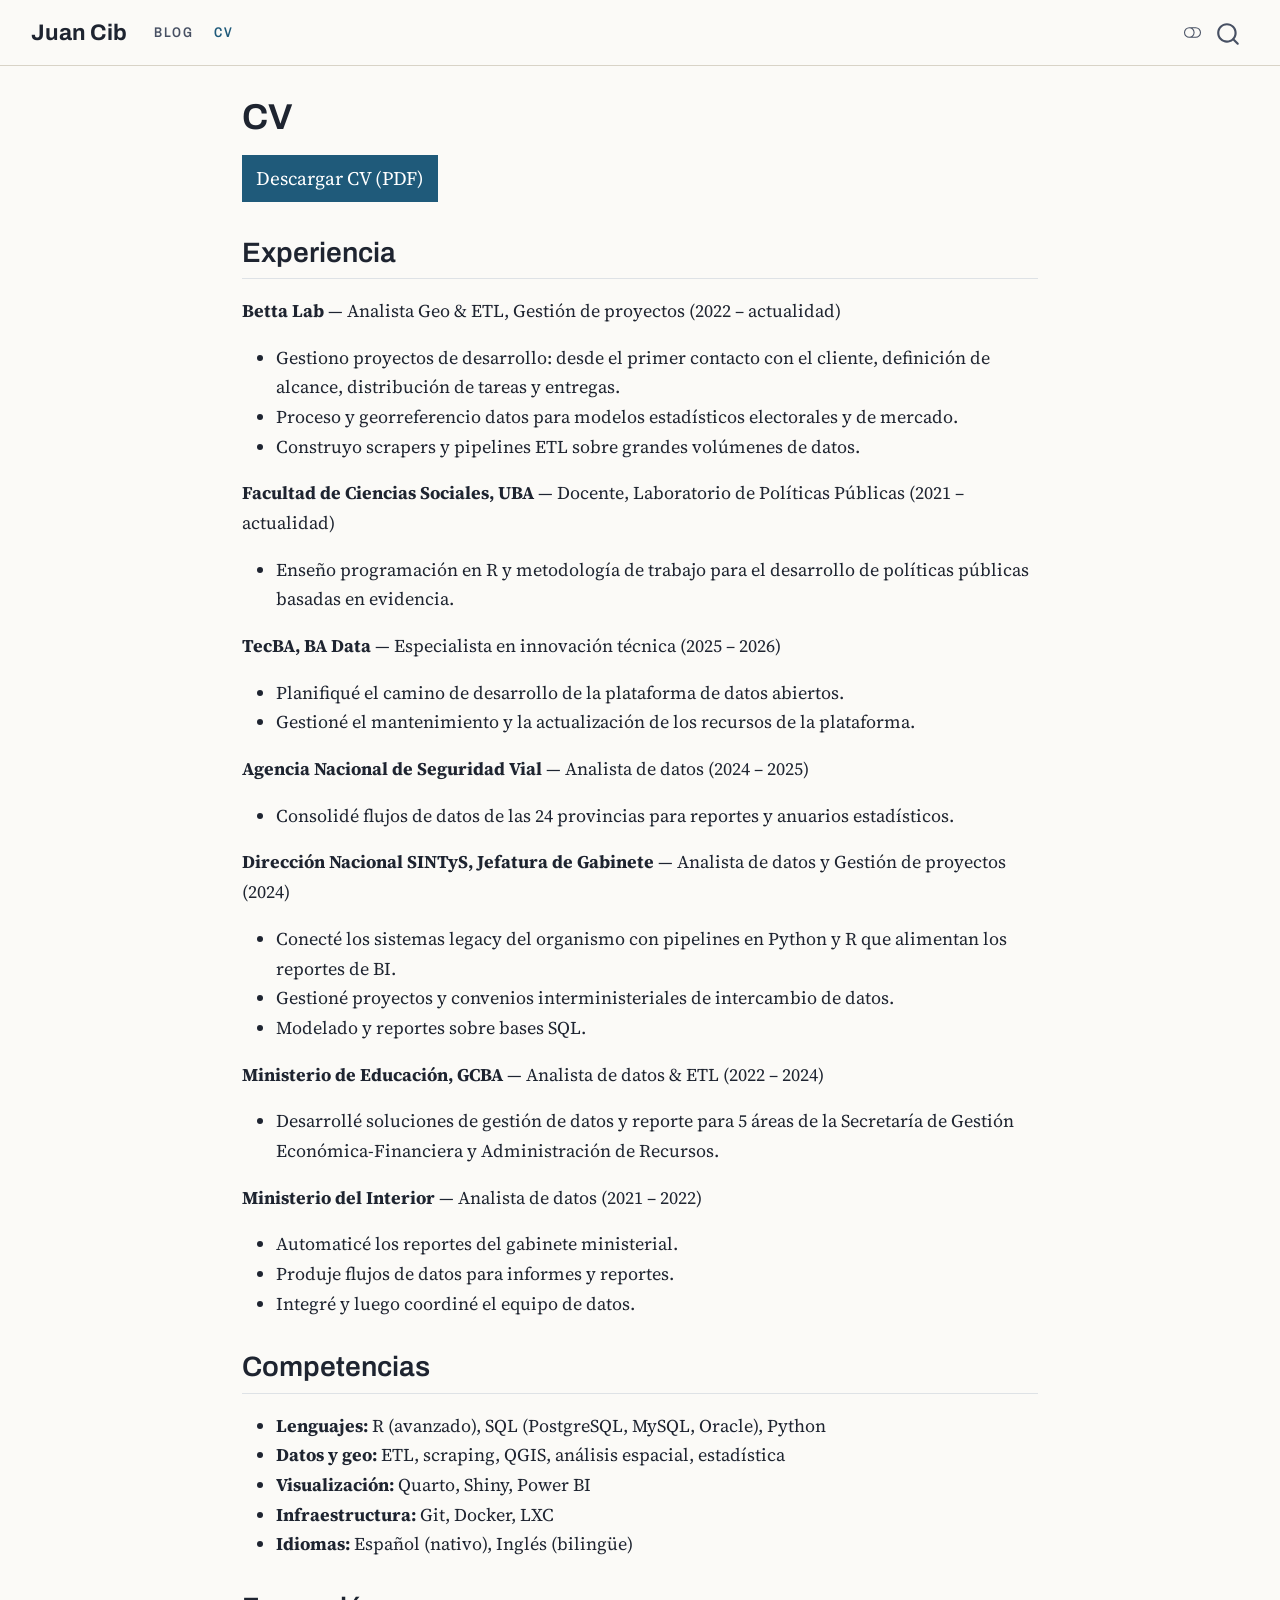
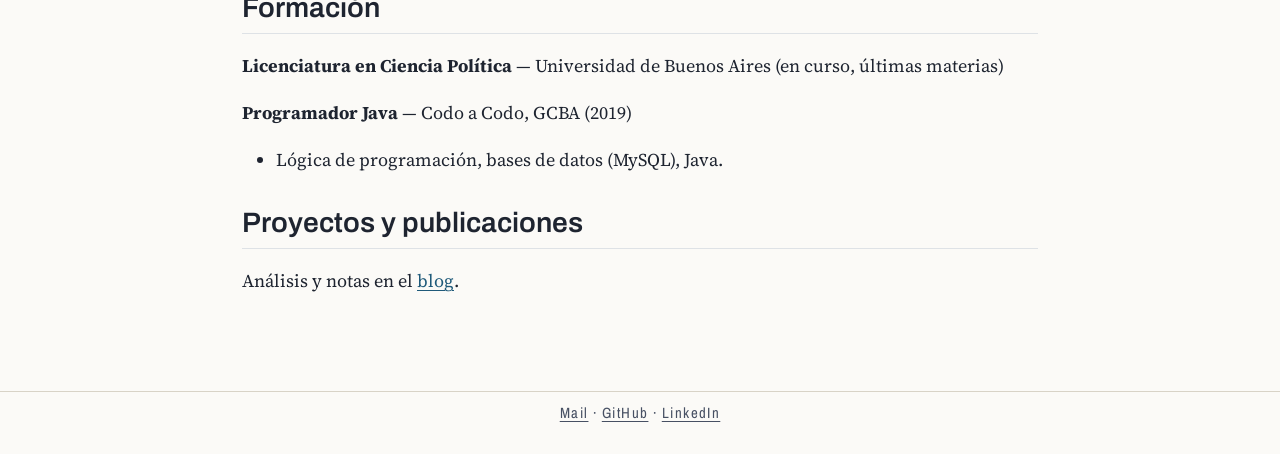
<file: cv.html>
<!DOCTYPE html>
<html xmlns="http://www.w3.org/1999/xhtml" lang="es" xml:lang="es"><head>

<meta charset="utf-8">
<meta name="generator" content="quarto-1.11.9">

<meta name="viewport" content="width=device-width, initial-scale=1.0, user-scalable=yes">


<title>CV – Juan Cib</title>
<style>
/* Default styles provided by pandoc.
** See https://pandoc.org/MANUAL.html#variables-for-html for config info.
*/
span.smallcaps{font-variant: small-caps;}
div.columns{display: flex; gap: 1.5em;}
div.column{flex: auto;}
@media screen {
div.columns{gap: min(4vw, 1.5em);}
div.column{overflow-x: auto;}
}
div.hanging-indent{margin-left: 1.5em; text-indent: -1.5em;}
ul.task-list{list-style: none;}
ul.task-list li input[type="checkbox"] {
  width: 0.8em;
  margin: 0 0.8em 0.2em -1em; /* quarto-specific, see https://github.com/quarto-dev/quarto-cli/issues/4556 */ 
  vertical-align: middle;
}
</style>


<script src="site_libs/quarto-nav/quarto-nav.js"></script>
<script src="site_libs/quarto-nav/headroom.min.js"></script>
<script src="site_libs/clipboard/clipboard.min.js"></script>
<script src="site_libs/quarto-search/autocomplete.umd.js"></script>
<script src="site_libs/quarto-search/fuse.min.js"></script>
<script src="site_libs/quarto-search/quarto-search.js"></script>
<meta name="quarto:offset" content="./">
<script src="site_libs/quarto-html/quarto.js" type="module"></script>
<script src="site_libs/quarto-html/tabsets/tabsets.js" type="module"></script>
<script src="site_libs/quarto-html/scrollable-regions/scrollable-regions.js" type="module"></script>
<script src="site_libs/quarto-html/popper.min.js"></script>
<script src="site_libs/quarto-html/tippy.umd.min.js"></script>
<script src="site_libs/quarto-html/anchor.min.js"></script>
<link href="site_libs/quarto-html/tippy.css" rel="stylesheet">
<link href="site_libs/quarto-html/quarto-syntax-highlighting-0d03878fed8da18bf6c52072959b97e8.css" rel="stylesheet" class="quarto-color-scheme" id="quarto-text-highlighting-styles">
<link href="site_libs/quarto-html/quarto-syntax-highlighting-dark-4c32c6d34817a83bec6f7f8287961574.css" rel="stylesheet" class="quarto-color-scheme quarto-color-alternate" id="quarto-text-highlighting-styles">
<link href="site_libs/quarto-html/quarto-syntax-highlighting-0d03878fed8da18bf6c52072959b97e8.css" rel="stylesheet" class="quarto-color-scheme-extra" id="quarto-text-highlighting-styles">
<script src="site_libs/bootstrap/bootstrap.min.js"></script>
<link href="site_libs/bootstrap/bootstrap-icons.css" rel="stylesheet">
<link href="site_libs/bootstrap/bootstrap-0be37dfb7378524916c19c341c790094.min.css" rel="stylesheet" append-hash="true" class="quarto-color-scheme" id="quarto-bootstrap" data-mode="light">
<link href="site_libs/bootstrap/bootstrap-dark-cb3f9961f2b063182a02e30323741e28.min.css" rel="stylesheet" append-hash="true" class="quarto-color-scheme quarto-color-alternate" id="quarto-bootstrap" data-mode="dark">
<link href="site_libs/bootstrap/bootstrap-0be37dfb7378524916c19c341c790094.min.css" rel="stylesheet" append-hash="true" class="quarto-color-scheme-extra" id="quarto-bootstrap" data-mode="light">
<script id="quarto-search-options" type="application/json">{
  "location": "navbar",
  "copy-button": false,
  "collapse-after": 3,
  "panel-placement": "end",
  "type": "overlay",
  "limit": 50,
  "keyboard-shortcut": [
    "f",
    "/",
    "s"
  ],
  "show-item-context": false,
  "language": {
    "search-no-results-text": "No se han encontrado resultados",
    "search-matching-documents-text": "documentos encontrados",
    "search-copy-link-title": "Copiar el enlace en la búsqueda",
    "search-hide-matches-text": "Ocultar resultados adicionales",
    "search-more-match-text": "resultado adicional en este documento",
    "search-more-matches-text": "resultados adicionales en este documento",
    "search-clear-button-title": "Borrar",
    "search-text-placeholder": "",
    "search-detached-cancel-button-title": "Cancelar",
    "search-submit-button-title": "Enviar",
    "search-label": "Buscar"
  }
}</script>


<link rel="stylesheet" href="styles.css">
</head>

<body class="nav-fixed fullcontent quarto-light"><a id="quarto-skip-link" class="visually-hidden-focusable" href="#quarto-document-content">Saltar al contenido principal</a><script id="quarto-html-before-body" type="application/javascript">
    const toggleBodyColorMode = (bsSheetEl) => {
      const mode = bsSheetEl.getAttribute("data-mode");
      const bodyEl = window.document.querySelector("body");
      if (mode === "dark") {
        bodyEl.classList.add("quarto-dark");
        bodyEl.classList.remove("quarto-light");
      } else {
        bodyEl.classList.add("quarto-light");
        bodyEl.classList.remove("quarto-dark");
      }
    }
    const toggleBodyColorPrimary = () => {
      const bsSheetEl = window.document.querySelector("link#quarto-bootstrap:not([rel=disabled-stylesheet])");
      if (bsSheetEl) {
        toggleBodyColorMode(bsSheetEl);
      }
    }
    const setColorSchemeToggle = (alternate) => {
      const toggles = window.document.querySelectorAll('.quarto-color-scheme-toggle');
      for (let i=0; i < toggles.length; i++) {
        const toggle = toggles[i];
        if (toggle) {
          toggle.setAttribute("aria-checked", alternate ? "true" : "false");
          if (alternate) {
            toggle.classList.add("alternate");
          } else {
            toggle.classList.remove("alternate");
          }
        }
      }
    };
    const toggleColorMode = (alternate) => {
      // Switch the stylesheets
      const primaryStylesheets = window.document.querySelectorAll('link.quarto-color-scheme:not(.quarto-color-alternate)');
      const alternateStylesheets = window.document.querySelectorAll('link.quarto-color-scheme.quarto-color-alternate');
      manageTransitions('#quarto-margin-sidebar .nav-link', false);
      if (alternate) {
        // note: dark is layered on light, we don't disable primary!
        enableStylesheet(alternateStylesheets);
        for (const sheetNode of alternateStylesheets) {
          if (sheetNode.id === "quarto-bootstrap") {
            toggleBodyColorMode(sheetNode);
          }
        }
      } else {
        disableStylesheet(alternateStylesheets);
        enableStylesheet(primaryStylesheets)
        toggleBodyColorPrimary();
      }
      manageTransitions('#quarto-margin-sidebar .nav-link', true);
      // Switch the toggles
      setColorSchemeToggle(alternate)
    }
    // Hack to workaround the fact that safari doesn't
    // properly recolor the scrollbar when toggling (#1455).
    // Not run on load: stylesheets are set before first paint there, and
    // scrolling would undo the scroll to a URL fragment (#14973).
    // The one pixel nudge keeps the reader where they were.
    const refreshSafariScrollbar = () => {
      if (navigator.userAgent.indexOf('Safari') > 0 && navigator.userAgent.indexOf('Chrome') == -1) {
        manageTransitions("body", false);
        const scrollY = window.scrollY;
        window.scrollTo(0, scrollY > 0 ? scrollY - 1 : 1);
        setTimeout(() => {
          window.scrollTo(0, scrollY);
          manageTransitions("body", true);
        }, 40);
      }
    }
    const disableStylesheet = (stylesheets) => {
      for (let i=0; i < stylesheets.length; i++) {
        const stylesheet = stylesheets[i];
        stylesheet.rel = 'disabled-stylesheet';
      }
    }
    const enableStylesheet = (stylesheets) => {
      for (let i=0; i < stylesheets.length; i++) {
        const stylesheet = stylesheets[i];
        if(stylesheet.rel !== 'stylesheet') { // for Chrome, which will still FOUC without this check
          stylesheet.rel = 'stylesheet';
        }
      }
    }
    const manageTransitions = (selector, allowTransitions) => {
      const els = window.document.querySelectorAll(selector);
      for (let i=0; i < els.length; i++) {
        const el = els[i];
        if (allowTransitions) {
          el.classList.remove('notransition');
        } else {
          el.classList.add('notransition');
        }
      }
    }
    const isFileUrl = () => {
      return window.location.protocol === 'file:';
    }
    const hasAlternateSentinel = () => {
      let styleSentinel = getColorSchemeSentinel();
      if (styleSentinel !== null) {
        return styleSentinel === "alternate";
      } else {
        return false;
      }
    }
    const setStyleSentinel = (alternate) => {
      const value = alternate ? "alternate" : "default";
      if (!isFileUrl()) {
        window.localStorage.setItem("quarto-color-scheme", value);
      } else {
        localAlternateSentinel = value;
      }
    }
    const getColorSchemeSentinel = () => {
      if (!isFileUrl()) {
        const storageValue = window.localStorage.getItem("quarto-color-scheme");
        return storageValue != null ? storageValue : localAlternateSentinel;
      } else {
        return localAlternateSentinel;
      }
    }
    const toggleGiscusIfUsed = (isAlternate, darkModeDefault) => {
      const baseTheme = document.querySelector('#giscus-base-theme')?.value ?? 'light';
      const alternateTheme = document.querySelector('#giscus-alt-theme')?.value ?? 'dark';
      let newTheme = '';
      if(authorPrefersDark) {
        newTheme = isAlternate ? baseTheme : alternateTheme;
      } else {
        newTheme = isAlternate ? alternateTheme : baseTheme;
      }
      const changeGiscusTheme = () => {
        // From: https://github.com/giscus/giscus/issues/336
        const sendMessage = (message) => {
          const iframe = document.querySelector('iframe.giscus-frame');
          if (!iframe) return;
          iframe.contentWindow.postMessage({ giscus: message }, 'https://giscus.app');
        }
        sendMessage({
          setConfig: {
            theme: newTheme
          }
        });
      }
      const isGiscussLoaded = window.document.querySelector('iframe.giscus-frame') !== null;
      if (isGiscussLoaded) {
        changeGiscusTheme();
      }
    };
    const authorPrefersDark = false;
    const darkModeDefault = authorPrefersDark;
      document.querySelector('link#quarto-text-highlighting-styles.quarto-color-scheme-extra').rel = 'disabled-stylesheet';
      document.querySelector('link#quarto-bootstrap.quarto-color-scheme-extra').rel = 'disabled-stylesheet';
    let localAlternateSentinel = darkModeDefault ? 'alternate' : 'default';
    // Dark / light mode switch
    window.quartoToggleColorScheme = () => {
      // Read the current dark / light value
      let toAlternate = !hasAlternateSentinel();
      toggleColorMode(toAlternate);
      refreshSafariScrollbar();
      setStyleSentinel(toAlternate);
      toggleGiscusIfUsed(toAlternate, darkModeDefault);
      window.dispatchEvent(new Event('resize'));
    };
    // Switch to dark mode if need be
    if (hasAlternateSentinel()) {
      toggleColorMode(true);
    } else {
      toggleColorMode(false);
    }
  </script>

<div id="quarto-search-results"></div>
  <header id="quarto-header" class="headroom fixed-top">
    <nav class="navbar navbar-expand-lg " data-bs-theme="dark" aria-label="Sitio web">
      <div class="navbar-container container-fluid">
      <div class="navbar-brand-container mx-auto">
    <a class="navbar-brand" href="./index.html">
    <span class="navbar-title">Juan Cib</span>
    </a>
  </div>
          <button class="navbar-toggler" type="button" data-bs-toggle="collapse" data-bs-target="#navbarCollapse" aria-controls="navbarCollapse" aria-expanded="false" aria-label="Navegación de palanca" onclick="if (window.quartoToggleHeadroom) { window.quartoToggleHeadroom(); }">
  <span class="navbar-toggler-icon"></span>
</button>
          <div class="collapse navbar-collapse" id="navbarCollapse">
            <ul class="navbar-nav navbar-nav-scroll me-auto">
  <li class="nav-item">
    <a class="nav-link" href="https://blog.juancib.ar"> 
<span class="menu-text">Blog</span></a>
  </li>  
  <li class="nav-item">
    <a class="nav-link active" href="./cv.html" aria-current="page"> 
<span class="menu-text">CV</span></a>
  </li>  
</ul>
          </div> <!-- /navcollapse -->
            <div class="quarto-navbar-tools">
  <button type="button" role="switch" aria-checked="false" class="quarto-color-scheme-toggle quarto-navigation-tool  px-1" onclick="window.quartoToggleColorScheme(); return false;" title="Alternar modo oscuro" aria-label="Alternar modo oscuro"><i class="bi"></i></button>
</div>
            <div id="quarto-search" class="" title="Buscar"></div>
      </div> <!-- /container-fluid -->
    </nav>
</header>
<!-- content -->
<div id="quarto-content" class="quarto-container page-columns page-rows-contents page-layout-article page-navbar">
<!-- sidebar -->
<!-- margin-sidebar -->
    
<!-- main -->
<main class="content" id="quarto-document-content" tabindex="-1">


<header id="title-block-header" class="quarto-title-block default">
<div class="quarto-title">
<h1 class="title">CV</h1>
</div>



<div class="quarto-title-meta">

    
  
    
  </div>
  


</header>


<p><a href="files/cv-juan-cibantos.pdf" class="btn btn-primary">Descargar CV (PDF)</a></p>
<section id="experiencia" class="level2">
<h2 class="anchored" data-anchor-id="experiencia">Experiencia</h2>
<p><strong>Betta Lab</strong> — Analista Geo &amp; ETL, Gestión de proyectos (2022 – actualidad)</p>
<ul>
<li>Gestiono proyectos de desarrollo: desde el primer contacto con el cliente, definición de alcance, distribución de tareas y entregas.</li>
<li>Proceso y georreferencio datos para modelos estadísticos electorales y de mercado.</li>
<li>Construyo scrapers y pipelines ETL sobre grandes volúmenes de datos.</li>
</ul>
<p><strong>Facultad de Ciencias Sociales, UBA</strong> — Docente, Laboratorio de Políticas Públicas (2021 – actualidad)</p>
<ul>
<li>Enseño programación en R y metodología de trabajo para el desarrollo de políticas públicas basadas en evidencia.</li>
</ul>
<p><strong>TecBA, BA Data</strong> — Especialista en innovación técnica (2025 – 2026)</p>
<ul>
<li>Planifiqué el camino de desarrollo de la plataforma de datos abiertos.</li>
<li>Gestioné el mantenimiento y la actualización de los recursos de la plataforma.</li>
</ul>
<p><strong>Agencia Nacional de Seguridad Vial</strong> — Analista de datos (2024 – 2025)</p>
<ul>
<li>Consolidé flujos de datos de las 24 provincias para reportes y anuarios estadísticos.</li>
</ul>
<p><strong>Dirección Nacional SINTyS, Jefatura de Gabinete</strong> — Analista de datos y Gestión de proyectos (2024)</p>
<ul>
<li>Conecté los sistemas legacy del organismo con pipelines en Python y R que alimentan los reportes de BI.</li>
<li>Gestioné proyectos y convenios interministeriales de intercambio de datos.</li>
<li>Modelado y reportes sobre bases SQL.</li>
</ul>
<p><strong>Ministerio de Educación, GCBA</strong> — Analista de datos &amp; ETL (2022 – 2024)</p>
<ul>
<li>Desarrollé soluciones de gestión de datos y reporte para 5 áreas de la Secretaría de Gestión Económica-Financiera y Administración de Recursos.</li>
</ul>
<p><strong>Ministerio del Interior</strong> — Analista de datos (2021 – 2022)</p>
<ul>
<li>Automaticé los reportes del gabinete ministerial.</li>
<li>Produje flujos de datos para informes y reportes.</li>
<li>Integré y luego coordiné el equipo de datos.</li>
</ul>
</section>
<section id="competencias" class="level2">
<h2 class="anchored" data-anchor-id="competencias">Competencias</h2>
<ul>
<li><strong>Lenguajes:</strong> R (avanzado), SQL (PostgreSQL, MySQL, Oracle), Python</li>
<li><strong>Datos y geo:</strong> ETL, scraping, QGIS, análisis espacial, estadística</li>
<li><strong>Visualización:</strong> Quarto, Shiny, Power BI</li>
<li><strong>Infraestructura:</strong> Git, Docker, LXC</li>
<li><strong>Idiomas:</strong> Español (nativo), Inglés (bilingüe)</li>
</ul>
</section>
<section id="formación" class="level2">
<h2 class="anchored" data-anchor-id="formación">Formación</h2>
<p><strong>Licenciatura en Ciencia Política</strong> — Universidad de Buenos Aires (en curso, últimas materias)</p>
<p><strong>Programador Java</strong> — Codo a Codo, GCBA (2019)</p>
<ul>
<li>Lógica de programación, bases de datos (MySQL), Java.</li>
</ul>
</section>
<section id="proyectos-y-publicaciones" class="level2">
<h2 class="anchored" data-anchor-id="proyectos-y-publicaciones">Proyectos y publicaciones</h2>
<p>Análisis y notas en el <a href="https://blog.juancib.ar">blog</a>.</p>


</section>

</main> <!-- /main -->
<script id="quarto-html-after-body" type="application/javascript">
  window.document.addEventListener("DOMContentLoaded", function (event) {
    // Ensure there is a toggle, if there isn't float one in the top right
    if (window.document.querySelector('.quarto-color-scheme-toggle') === null) {
      const toggle = window.document.createElement('button');
      toggle.type = "button";
      toggle.setAttribute("role", "switch");
      toggle.setAttribute("aria-checked", "false");
      toggle.classList.add('top-right');
      toggle.classList.add('quarto-color-scheme-toggle');
      toggle.setAttribute("aria-label", "Alternar modo oscuro");
      toggle.onclick = function() { try { window.quartoToggleColorScheme(); } catch {} return false; };
      const i = window.document.createElement("i");
      i.classList.add('bi');
      toggle.appendChild(i);
      // Put the toggle in a landmark of its own, so that landmark navigation
      // can reach it.
      //
      // The container is always a fresh direct child of body, and the toggle is
      // never moved into page furniture that the theme or the author controls.
      // The toggle is positioned against the page, so any ancestor that
      // establishes a containing block captures it: a positioned element or a
      // grid for position: absolute, and transform, filter, will-change or
      // contain for position: fixed. A direct child of body has none of these
      // to inherit, and the shift when one appears is silent and visual.
      //
      // ARIA says a document should have at most one banner, and axe reports a
      // duplicate whether or not the banners carry distinct labels. So use a
      // header when the page has no banner yet, and a named region otherwise.
      //
      // A header is a banner wherever it sits, unless it is inside sectioning
      // content, so this cannot just look at the children of body: a custom
      // page layout wraps the title block header in a plain div. An explicit
      // role="banner" always counts.
      const sectioning = 'article, aside, main, nav, section, [role="article"], [role="complementary"], [role="main"], [role="navigation"], [role="region"]';
      const hasBanner = Array.from(
        window.document.querySelectorAll('header:not([role]), [role="banner"]')
      ).some(function(el) {
        return el.hasAttribute("role") || el.closest(sectioning) === null;
      });
      const container = window.document.createElement(hasBanner ? "div" : "header");
      if (hasBanner) {
        container.setAttribute("role", "region");
        container.setAttribute("aria-label", "Alternar modo oscuro");
      }
      container.classList.add('quarto-color-scheme-toggle-container');
      container.appendChild(toggle);
      window.document.body.appendChild(container);
    }
    setColorSchemeToggle(hasAlternateSentinel())
    const icon = "";
    const anchorJS = new window.AnchorJS();
    anchorJS.options = {
      placement: 'right',
      icon: icon
    };
    anchorJS.add('.anchored');
    const isCodeAnnotation = (el) => {
      for (const clz of el.classList) {
        if (clz.startsWith('code-annotation-')) {                     
          return true;
        }
      }
      return false;
    }
    const onCopySuccess = function(e) {
      // button target
      const button = e.trigger;
      // don't keep focus
      button.blur();
      // flash "checked"
      button.classList.add('code-copy-button-checked');
      var currentTitle = button.getAttribute("title");
      button.setAttribute("title", "Copiado");
      let tooltip;
      if (window.bootstrap) {
        button.setAttribute("data-bs-toggle", "tooltip");
        button.setAttribute("data-bs-placement", "left");
        button.setAttribute("data-bs-title", "Copiado");
        tooltip = new bootstrap.Tooltip(button, 
          { trigger: "manual", 
            customClass: "code-copy-button-tooltip",
            offset: [0, -8]});
        tooltip.show();    
      }
      setTimeout(function() {
        if (tooltip) {
          tooltip.hide();
          button.removeAttribute("data-bs-title");
          button.removeAttribute("data-bs-toggle");
          button.removeAttribute("data-bs-placement");
        }
        button.setAttribute("title", currentTitle);
        button.classList.remove('code-copy-button-checked');
      }, 1000);
      // clear code selection
      e.clearSelection();
    }
    const getTextToCopy = function(trigger) {
      const outerScaffold = trigger.parentElement.cloneNode(true);
      const codeEl = outerScaffold.querySelector('code');
      for (const childEl of codeEl.children) {
        if (isCodeAnnotation(childEl)) {
          childEl.remove();
        }
      }
      return codeEl.innerText;
    }
    const clipboard = new window.ClipboardJS('.code-copy-button:not([data-in-quarto-modal])', {
      text: getTextToCopy
    });
    clipboard.on('success', onCopySuccess);
    if (window.document.getElementById('quarto-embedded-source-code-modal')) {
      const clipboardModal = new window.ClipboardJS('.code-copy-button[data-in-quarto-modal]', {
        text: getTextToCopy,
        container: window.document.getElementById('quarto-embedded-source-code-modal')
      });
      clipboardModal.on('success', onCopySuccess);
    }
      var localhostRegex = new RegExp(/^(?:http|https):\/\/localhost\:?[0-9]*\//);
      var mailtoRegex = new RegExp(/^mailto:/);
        var filterRegex = new RegExp("https:\/\/juancib\.ar");
      var isInternal = (href) => {
          return filterRegex.test(href) || localhostRegex.test(href) || mailtoRegex.test(href);
      }
      // Inspect non-navigation links and adorn them if external
      window.quartoDecorateExternalLinks = function (root) {
     var links = (root || window.document).querySelectorAll('a[href]:not(.nav-link):not(.navbar-brand):not(.toc-action):not(.sidebar-link):not(.sidebar-item-toggle):not(.pagination-link):not(.no-external):not([aria-hidden]):not(.dropdown-item):not(.quarto-navigation-tool):not(.about-link)');
      for (var i=0; i<links.length; i++) {
        const link = links[i];
        if (!isInternal(link.href)) {
          // undo the damage that might have been done by quarto-nav.js in the case of
          // links that we want to consider external
          if (link.dataset.originalHref !== undefined) {
            link.href = link.dataset.originalHref;
          }
          if (!link.classList.contains('no-external-icon')) {
          }
        }
      }
      };
      window.quartoDecorateExternalLinks(window.document);
    // Esc closes the popup (WCAG 1.4.13) and focus leaving both trigger and
    // popup closes it (WCAG 2.4.11); tippy handles neither for interactive popups.
    const hideOnEscAndFocusOut = {
      name: 'hideOnEscAndFocusOut',
      defaultValue: true,
      fn(instance) {
        const dismiss = () => {
          // A show scheduled by the trigger delay would otherwise reopen it
          instance.clearDelayTimeouts();
          instance.hide();
        };
        const onKeyDown = (event) => {
          if (event.key !== 'Escape') {
            return;
          }
          // Keep Esc from also reaching page handlers (e.g. reveal.js overview),
          // except an open reveal.js slide menu, which Esc should close too.
          // The menu handles keys only when its keyboard option is on.
          const menuHandlesEsc = window.Reveal?.getPlugin?.('menu')?.isOpen() &&
            window.Reveal.getConfig().menu?.keyboard !== false;
          if (!menuHandlesEsc) {
            event.stopPropagation();
          }
          if (instance.popper.contains(window.document.activeElement)) {
            // Disabled while refocusing so the focus trigger does not reopen it
            instance.disable();
            instance.reference.focus();
            instance.enable();
          }
          dismiss();
        };
        const onFocusOut = (event) => {
          const target = event.relatedTarget;
          if (target && !instance.reference.contains(target) &&
              !instance.popper.contains(target)) {
            dismiss();
          }
        };
        // On the trigger too: a click trigger (code-annotations: select) has no
        // blur handling. Attached for the instance's lifetime so leaving the
        // trigger also cancels a show still pending on the trigger delay.
        instance.reference.addEventListener('focusout', onFocusOut);
        return {
          onShow() {
            window.document.addEventListener('keydown', onKeyDown, true);
            instance.popper.addEventListener('focusout', onFocusOut);
          },
          onHide() {
            window.document.removeEventListener('keydown', onKeyDown, true);
            instance.popper.removeEventListener('focusout', onFocusOut);
          },
          onDestroy() {
            instance.reference.removeEventListener('focusout', onFocusOut);
          },
        };
      },
    };
    function tippyHover(el, contentFn, onTriggerFn, onUntriggerFn) {
      const config = {
        allowHTML: true,
        maxWidth: 500,
        delay: 100,
        arrow: false,
        appendTo: function(el) {
            return el.parentElement;
        },
        interactive: true,
        interactiveBorder: 10,
        theme: 'quarto',
        placement: 'bottom-start',
        plugins: [hideOnEscAndFocusOut],
      };
      if (contentFn) {
        config.content = contentFn;
      }
      if (onTriggerFn) {
        config.onTrigger = onTriggerFn;
      }
      if (onUntriggerFn) {
        config.onUntrigger = onUntriggerFn;
      }
      window.tippy(el, config); 
    }
    const noterefs = window.document.querySelectorAll('a[role="doc-noteref"]');
    for (var i=0; i<noterefs.length; i++) {
      const ref = noterefs[i];
      tippyHover(ref, function() {
        // use id or data attribute instead here
        let href = ref.getAttribute('data-footnote-href') || ref.getAttribute('href');
        try { href = new URL(href).hash; } catch {}
        const id = href.replace(/^#\/?/, "");
        const note = window.document.getElementById(id);
        if (note) {
          return note.innerHTML;
        } else {
          return "";
        }
      });
    }
    const xrefs = window.document.querySelectorAll('a.quarto-xref');
    const processXRef = (id, note) => {
      // Strip column container classes
      const stripColumnClz = (el) => {
        el.classList.remove("page-full", "page-columns");
        if (el.children) {
          for (const child of el.children) {
            stripColumnClz(child);
          }
        }
      }
      stripColumnClz(note)
      if (id === null || id.startsWith('sec-')) {
        // Special case sections, only their first couple elements
        const container = document.createElement("div");
        if (note.children && note.children.length > 2) {
          container.appendChild(note.children[0].cloneNode(true));
          for (let i = 1; i < note.children.length; i++) {
            const child = note.children[i];
            if (child.tagName === "P" && child.innerText === "") {
              continue;
            } else {
              container.appendChild(child.cloneNode(true));
              break;
            }
          }
          if (window.Quarto?.typesetMath) {
            window.Quarto.typesetMath(container);
          }
          return container.innerHTML
        } else {
          if (window.Quarto?.typesetMath) {
            window.Quarto.typesetMath(note);
          }
          return note.innerHTML;
        }
      } else {
        // Remove any anchor links if they are present
        const anchorLink = note.querySelector('a.anchorjs-link');
        if (anchorLink) {
          anchorLink.remove();
        }
        if (window.Quarto?.typesetMath) {
          window.Quarto.typesetMath(note);
        }
        if (note.classList.contains("callout")) {
          return note.outerHTML;
        } else {
          return note.innerHTML;
        }
      }
    }
    for (var i=0; i<xrefs.length; i++) {
      const xref = xrefs[i];
      tippyHover(xref, undefined, function(instance) {
        instance.disable();
        let url = xref.getAttribute('href');
        let hash = undefined; 
        if (url.startsWith('#')) {
          hash = url;
        } else {
          try { hash = new URL(url).hash; } catch {}
        }
        if (hash) {
          const id = hash.replace(/^#\/?/, "");
          const note = window.document.getElementById(id);
          if (note !== null) {
            try {
              const html = processXRef(id, note.cloneNode(true));
              instance.setContent(html);
            } finally {
              instance.enable();
              instance.show();
            }
          } else {
            // See if we can fetch this
            fetch(url.split('#')[0])
            .then(res => res.text())
            .then(html => {
              const parser = new DOMParser();
              const htmlDoc = parser.parseFromString(html, "text/html");
              const note = htmlDoc.getElementById(id);
              if (note !== null) {
                const html = processXRef(id, note);
                instance.setContent(html);
              } 
            }).finally(() => {
              instance.enable();
              instance.show();
            });
          }
        } else {
          // See if we can fetch a full url (with no hash to target)
          // This is a special case and we should probably do some content thinning / targeting
          fetch(url)
          .then(res => res.text())
          .then(html => {
            const parser = new DOMParser();
            const htmlDoc = parser.parseFromString(html, "text/html");
            const note = htmlDoc.querySelector('main.content');
            if (note !== null) {
              // This should only happen for chapter cross references
              // (since there is no id in the URL)
              // remove the first header
              if (note.children.length > 0 && note.children[0].tagName === "HEADER") {
                note.children[0].remove();
              }
              const html = processXRef(null, note);
              instance.setContent(html);
            } 
          }).finally(() => {
            instance.enable();
            instance.show();
          });
        }
      }, function(instance) {
      });
    }
        let selectedAnnoteEl;
        const selectorForAnnotation = ( cell, annotation) => {
          let cellAttr = 'data-code-cell="' + cell + '"';
          let lineAttr = 'data-code-annotation="' +  annotation + '"';
          const selector = 'span[' + cellAttr + '][' + lineAttr + ']';
          return selector;
        }
        const selectCodeLines = (annoteEl) => {
          const doc = window.document;
          const targetCell = annoteEl.getAttribute("data-target-cell");
          const targetAnnotation = annoteEl.getAttribute("data-target-annotation");
          const annoteSpan = window.document.querySelector(selectorForAnnotation(targetCell, targetAnnotation));
          const lines = annoteSpan.getAttribute("data-code-lines").split(",");
          const lineIds = lines.map((line) => {
            return targetCell + "-" + line;
          })
          // Each band is positioned against its own containing block, which is
          // not the offsetParent of the lines, so place it from client rects.
          const placeBand = (band, firstEl, lastEl, codeBlock) => {
            const container = band.offsetParent;
            if (container === null) {
              return;
            }
            const containerRect = container.getBoundingClientRect();
            // Reveal.js scales slides with a transform, so convert client
            // pixels back to the CSS pixels of the container.
            const scale = containerRect.height / container.offsetHeight || 1;
            const firstRect = firstEl.getBoundingClientRect();
            const lastRect = lastEl.getBoundingClientRect();
            const top = (firstRect.top - containerRect.top) / scale - container.clientTop + container.scrollTop;
            const height = (lastRect.bottom - firstRect.top) / scale;
            band.style.top = top - 2 + "px";
            band.style.height = height + 4 + "px";
            if (codeBlock) {
              // Without the copy button wrapper, the containing block is wider
              // than the code block, so span the code block explicitly.
              const blockRect = codeBlock.getBoundingClientRect();
              band.style.left = (blockRect.left - containerRect.left) / scale - container.clientLeft + container.scrollLeft + "px";
              band.style.width = blockRect.width / scale + "px";
            }
          };
          if (lineIds.length > 0) {
            const el = window.document.getElementById(lineIds[0]);
            const lastEl = window.document.getElementById(lineIds[lineIds.length - 1]);
            const parent = el.parentElement.parentElement;
            // cook up a div (if necessary) and position it
            let div = window.document.getElementById("code-annotation-line-highlight");
            if (div === null) {
              div = window.document.createElement("div");
              div.setAttribute("id", "code-annotation-line-highlight");
              div.style.position = 'absolute';
              parent.appendChild(div);
            }
            placeBand(div, el, lastEl, parent.closest("div.sourceCode") || parent);
            let gutterDiv = window.document.getElementById("code-annotation-line-highlight-gutter");
            if (gutterDiv === null) {
              gutterDiv = window.document.createElement("div");
              gutterDiv.setAttribute("id", "code-annotation-line-highlight-gutter");
              gutterDiv.style.position = 'absolute';
              const codeCell = window.document.getElementById(targetCell);
              const gutter = codeCell.querySelector('.code-annotation-gutter');
              gutter.appendChild(gutterDiv);
            }
            placeBand(gutterDiv, el, lastEl);
            selectedAnnoteEl = annoteEl;
          }
        };
        const unselectCodeLines = () => {
          const elementsIds = ["code-annotation-line-highlight", "code-annotation-line-highlight-gutter"];
          elementsIds.forEach((elId) => {
            const div = window.document.getElementById(elId);
            if (div) {
              div.remove();
            }
          });
          selectedAnnoteEl = undefined;
        };
          // Handle positioning of the toggle
      window.addEventListener(
        "resize",
        throttle(() => {
          elRect = undefined;
          if (selectedAnnoteEl) {
            selectCodeLines(selectedAnnoteEl);
          }
        }, 10)
      );
      function throttle(fn, ms) {
      let throttle = false;
      let timer;
        return (...args) => {
          if(!throttle) { // first call gets through
              fn.apply(this, args);
              throttle = true;
          } else { // all the others get throttled
              if(timer) clearTimeout(timer); // cancel #2
              timer = setTimeout(() => {
                fn.apply(this, args);
                timer = throttle = false;
              }, ms);
          }
        };
      }
        // Attach click handler to the DT
        const annoteDls = window.document.querySelectorAll('dt[data-target-cell]');
        for (const annoteDlNode of annoteDls) {
          annoteDlNode.addEventListener('click', (event) => {
            const clickedEl = event.target;
            if (clickedEl !== selectedAnnoteEl) {
              unselectCodeLines();
              const activeEl = window.document.querySelector('dt[data-target-cell].code-annotation-active');
              if (activeEl) {
                activeEl.classList.remove('code-annotation-active');
              }
              selectCodeLines(clickedEl);
              clickedEl.classList.add('code-annotation-active');
            } else {
              // Unselect the line
              unselectCodeLines();
              clickedEl.classList.remove('code-annotation-active');
            }
          });
        }
    const findCites = (el) => {
      const parentEl = el.parentElement;
      if (parentEl) {
        const cites = parentEl.dataset.cites;
        if (cites) {
          return {
            el,
            cites: cites.split(' ')
          };
        } else {
          return findCites(el.parentElement)
        }
      } else {
        return undefined;
      }
    };
    var bibliorefs = window.document.querySelectorAll('a[role="doc-biblioref"]');
    for (var i=0; i<bibliorefs.length; i++) {
      const ref = bibliorefs[i];
      const citeInfo = findCites(ref);
      if (citeInfo) {
        tippyHover(citeInfo.el, function() {
          var popup = window.document.createElement('div');
          citeInfo.cites.forEach(function(cite) {
            var citeDiv = window.document.createElement('div');
            citeDiv.classList.add('hanging-indent');
            citeDiv.classList.add('csl-entry');
            var biblioDiv = window.document.getElementById('ref-' + cite);
            if (biblioDiv) {
              citeDiv.innerHTML = biblioDiv.innerHTML;
            }
            popup.appendChild(citeDiv);
          });
          return popup.innerHTML;
        });
      }
    }
  });
  </script>
  <script type="application/javascript">
  window.quartoScrollableRegionsLabels = {"code":"Código desplazable","output":"Salida desplazable"};
  </script>
</div> <!-- /content -->
<footer class="footer">
  <div class="nav-footer">
    <div class="nav-footer-left">
      &nbsp;
    </div>   
    <div class="nav-footer-center">
<p><a href="mailto:jpcibantos@gmail.com">Mail</a> · <a href="https://github.com/jpcib">GitHub</a> · <a href="https://www.linkedin.com/in/juan-cibantos/">LinkedIn</a></p>
</div>
    <div class="nav-footer-right">
      &nbsp;
    </div>
  </div>
</footer>




</body></html>
</file>
<file: site_libs/quarto-html/tippy.css>
.tippy-box[data-animation=fade][data-state=hidden]{opacity:0}[data-tippy-root]{max-width:calc(100vw - 10px)}.tippy-box{position:relative;background-color:#333;color:#fff;border-radius:4px;font-size:14px;line-height:1.4;white-space:normal;outline:0;transition-property:transform,visibility,opacity}.tippy-box[data-placement^=top]>.tippy-arrow{bottom:0}.tippy-box[data-placement^=top]>.tippy-arrow:before{bottom:-7px;left:0;border-width:8px 8px 0;border-top-color:initial;transform-origin:center top}.tippy-box[data-placement^=bottom]>.tippy-arrow{top:0}.tippy-box[data-placement^=bottom]>.tippy-arrow:before{top:-7px;left:0;border-width:0 8px 8px;border-bottom-color:initial;transform-origin:center bottom}.tippy-box[data-placement^=left]>.tippy-arrow{right:0}.tippy-box[data-placement^=left]>.tippy-arrow:before{border-width:8px 0 8px 8px;border-left-color:initial;right:-7px;transform-origin:center left}.tippy-box[data-placement^=right]>.tippy-arrow{left:0}.tippy-box[data-placement^=right]>.tippy-arrow:before{left:-7px;border-width:8px 8px 8px 0;border-right-color:initial;transform-origin:center right}.tippy-box[data-inertia][data-state=visible]{transition-timing-function:cubic-bezier(.54,1.5,.38,1.11)}.tippy-arrow{width:16px;height:16px;color:#333}.tippy-arrow:before{content:"";position:absolute;border-color:transparent;border-style:solid}.tippy-content{position:relative;padding:5px 9px;z-index:1}
</file>
<file: site_libs/quarto-html/quarto-syntax-highlighting-0d03878fed8da18bf6c52072959b97e8.css>
/* quarto syntax highlight colors */
:root {
  --quarto-hl-ot-color: #003B4F;
  --quarto-hl-at-color: #657422;
  --quarto-hl-ss-color: #20794D;
  --quarto-hl-an-color: #5E5E5E;
  --quarto-hl-fu-color: #4758AB;
  --quarto-hl-st-color: #20794D;
  --quarto-hl-cf-color: #003B4F;
  --quarto-hl-op-color: #5E5E5E;
  --quarto-hl-er-color: #AD0000;
  --quarto-hl-bn-color: #AD0000;
  --quarto-hl-al-color: #AD0000;
  --quarto-hl-va-color: #111111;
  --quarto-hl-bu-color: inherit;
  --quarto-hl-ex-color: inherit;
  --quarto-hl-pp-color: #AD0000;
  --quarto-hl-in-color: #5E5E5E;
  --quarto-hl-vs-color: #20794D;
  --quarto-hl-wa-color: #5E5E5E;
  --quarto-hl-do-color: #5E5E5E;
  --quarto-hl-im-color: #00769E;
  --quarto-hl-ch-color: #20794D;
  --quarto-hl-dt-color: #AD0000;
  --quarto-hl-fl-color: #AD0000;
  --quarto-hl-co-color: #5E5E5E;
  --quarto-hl-cv-color: #5E5E5E;
  --quarto-hl-cn-color: #8f5902;
  --quarto-hl-sc-color: #5E5E5E;
  --quarto-hl-dv-color: #AD0000;
  --quarto-hl-kw-color: #003B4F;
}

/* other quarto variables */
:root {
  --quarto-font-monospace: "JetBrains Mono";
}

/* syntax highlight based on Pandoc's rules */
pre > code.sourceCode > span {
  color: #003B4F;
}

code.sourceCode > span {
  color: #003B4F;
}

div.sourceCode,
div.sourceCode pre.sourceCode {
  color: #003B4F;
}

/* Normal */
code span {
  color: #003B4F;
}

/* Alert */
code span.al {
  color: #AD0000;
  font-style: inherit;
}

/* Annotation */
code span.an {
  color: #5E5E5E;
  font-style: inherit;
}

/* Attribute */
code span.at {
  color: #657422;
  font-style: inherit;
}

/* BaseN */
code span.bn {
  color: #AD0000;
  font-style: inherit;
}

/* BuiltIn */
code span.bu {
  font-style: inherit;
}

/* ControlFlow */
code span.cf {
  color: #003B4F;
  font-weight: bold;
  font-style: inherit;
}

/* Char */
code span.ch {
  color: #20794D;
  font-style: inherit;
}

/* Constant */
code span.cn {
  color: #8f5902;
  font-style: inherit;
}

/* Comment */
code span.co {
  color: #5E5E5E;
  font-style: inherit;
}

/* CommentVar */
code span.cv {
  color: #5E5E5E;
  font-style: italic;
}

/* Documentation */
code span.do {
  color: #5E5E5E;
  font-style: italic;
}

/* DataType */
code span.dt {
  color: #AD0000;
  font-style: inherit;
}

/* DecVal */
code span.dv {
  color: #AD0000;
  font-style: inherit;
}

/* Error */
code span.er {
  color: #AD0000;
  font-style: inherit;
}

/* Extension */
code span.ex {
  font-style: inherit;
}

/* Float */
code span.fl {
  color: #AD0000;
  font-style: inherit;
}

/* Function */
code span.fu {
  color: #4758AB;
  font-style: inherit;
}

/* Import */
code span.im {
  color: #00769E;
  font-style: inherit;
}

/* Information */
code span.in {
  color: #5E5E5E;
  font-style: inherit;
}

/* Keyword */
code span.kw {
  color: #003B4F;
  font-weight: bold;
  font-style: inherit;
}

/* Operator */
code span.op {
  color: #5E5E5E;
  font-style: inherit;
}

/* Other */
code span.ot {
  color: #003B4F;
  font-style: inherit;
}

/* Preprocessor */
code span.pp {
  color: #AD0000;
  font-style: inherit;
}

/* SpecialChar */
code span.sc {
  color: #5E5E5E;
  font-style: inherit;
}

/* SpecialString */
code span.ss {
  color: #20794D;
  font-style: inherit;
}

/* String */
code span.st {
  color: #20794D;
  font-style: inherit;
}

/* Variable */
code span.va {
  color: #111111;
  font-style: inherit;
}

/* VerbatimString */
code span.vs {
  color: #20794D;
  font-style: inherit;
}

/* Warning */
code span.wa {
  color: #5E5E5E;
  font-style: italic;
}

.prevent-inlining {
  content: "</";
}

/*# sourceMappingURL=da4a1f22b846b1c9e74c0536b4baaeca.css.map */
</file>
<file: site_libs/quarto-html/quarto-syntax-highlighting-dark-4c32c6d34817a83bec6f7f8287961574.css>
/* quarto syntax highlight colors */
:root {
  --quarto-hl-al-color: #f07178;
  --quarto-hl-an-color: #d4d0ab;
  --quarto-hl-at-color: #00e0e0;
  --quarto-hl-bn-color: #d4d0ab;
  --quarto-hl-bu-color: #abe338;
  --quarto-hl-ch-color: #abe338;
  --quarto-hl-co-color: #f8f8f2;
  --quarto-hl-cv-color: #ffd700;
  --quarto-hl-cn-color: #ffd700;
  --quarto-hl-cf-color: #ffa07a;
  --quarto-hl-dt-color: #ffa07a;
  --quarto-hl-dv-color: #d4d0ab;
  --quarto-hl-do-color: #f8f8f2;
  --quarto-hl-er-color: #f07178;
  --quarto-hl-ex-color: #00e0e0;
  --quarto-hl-fl-color: #d4d0ab;
  --quarto-hl-fu-color: #ffa07a;
  --quarto-hl-im-color: #abe338;
  --quarto-hl-in-color: #d4d0ab;
  --quarto-hl-kw-color: #ffa07a;
  --quarto-hl-op-color: #ffa07a;
  --quarto-hl-ot-color: #00e0e0;
  --quarto-hl-pp-color: #dcc6e0;
  --quarto-hl-re-color: #00e0e0;
  --quarto-hl-sc-color: #abe338;
  --quarto-hl-ss-color: #abe338;
  --quarto-hl-st-color: #abe338;
  --quarto-hl-va-color: #00e0e0;
  --quarto-hl-vs-color: #abe338;
  --quarto-hl-wa-color: #dcc6e0;
}

/* other quarto variables */
:root {
  --quarto-font-monospace: "JetBrains Mono";
}

/* syntax highlight based on Pandoc's rules */
pre > code.sourceCode > span {
  color: #f8f8f2;
}

code.sourceCode > span {
  color: #f8f8f2;
}

div.sourceCode,
div.sourceCode pre.sourceCode {
  color: #f8f8f2;
}

/* Normal */
code span {
  color: #f8f8f2;
}

/* Alert */
code span.al {
  color: #f07178;
}

/* Annotation */
code span.an {
  color: #d4d0ab;
}

/* Attribute */
code span.at {
  color: #00e0e0;
}

/* BaseN */
code span.bn {
  color: #d4d0ab;
}

/* BuiltIn */
code span.bu {
  color: #abe338;
}

/* ControlFlow */
code span.cf {
  font-weight: bold;
  color: #ffa07a;
}

/* Char */
code span.ch {
  color: #abe338;
}

/* Constant */
code span.cn {
  color: #ffd700;
}

/* Comment */
code span.co {
  font-style: italic;
  color: #f8f8f2;
}

/* CommentVar */
code span.cv {
  color: #ffd700;
}

/* Documentation */
code span.do {
  color: #f8f8f2;
}

/* DataType */
code span.dt {
  color: #ffa07a;
}

/* DecVal */
code span.dv {
  color: #d4d0ab;
}

/* Error */
code span.er {
  color: #f07178;
  text-decoration: underline;
}

/* Extension */
code span.ex {
  font-weight: bold;
  color: #00e0e0;
}

/* Float */
code span.fl {
  color: #d4d0ab;
}

/* Function */
code span.fu {
  color: #ffa07a;
}

/* Import */
code span.im {
  color: #abe338;
}

/* Information */
code span.in {
  color: #d4d0ab;
}

/* Keyword */
code span.kw {
  font-weight: bold;
  color: #ffa07a;
}

/* Operator */
code span.op {
  color: #ffa07a;
}

/* Other */
code span.ot {
  color: #00e0e0;
}

/* Preprocessor */
code span.pp {
  color: #dcc6e0;
}

/* RegionMarker */
code span.re {
  background-color: #f8f8f2;
  color: #00e0e0;
}

/* SpecialChar */
code span.sc {
  color: #abe338;
}

/* SpecialString */
code span.ss {
  color: #abe338;
}

/* String */
code span.st {
  color: #abe338;
}

/* Variable */
code span.va {
  color: #00e0e0;
}

/* VerbatimString */
code span.vs {
  color: #abe338;
}

/* Warning */
code span.wa {
  color: #dcc6e0;
}

.prevent-inlining {
  content: "</";
}

/*# sourceMappingURL=ca76492212eea3f6d1ae9547467db990.css.map */
</file>
<file: styles.css>
@import url("https://fonts.googleapis.com/css2?family=Archivo:wght@400..800&family=Archivo+Narrow:wght@500..700&family=JetBrains+Mono:wght@400;500&family=Source+Serif+4:ital,opsz,wght@0,8..60,400..600;1,8..60,400&display=swap");
/* juancib.ar — estilos generados del sistema de diseño (tokens del tema Papel) */

:root {
  --papel: #FBFAF7;
  --papel-hundido: #F1EFE8;
  --tinta: #1E2430;
  --tinta-media: #475063;
  --tinta-suave: #626A7A;
  --linea: #D8D3C7;
  --linea-fuerte: #8A8478;
  --mar: #1F5A7A;
  --mar-profundo: #163F57;
  --mar-claro: #D3E6EC;
  --sobre-mar: #FFFFFF;
  --foco: #1F5A7A;
  --cota: #8C6A4F;
  --frontera: #A8433A;
  --pais-rosa: #F2C6BA;
  --pais-amarillo: #F2E3A6;
  --pais-verde: #CADDB4;
  --pais-lila: #D8CBE5;
  --pais-durazno: #F4D3AB;
  --placa: #FBFAF7;
  --sobre-pais: #1E2430;
  --batimetria-1: #D3E6EC;
  --batimetria-2: #B4CFDB;
  --batimetria-3: #8FB4C6;
  --batimetria-4: #5E8FA9;
  --batimetria-5: #356F8E;
  --hipsometria-1: #B9D3A2;
  --hipsometria-2: #E2E1A6;
  --hipsometria-3: #E8CB94;
  --hipsometria-4: #CFA77E;
  --hipsometria-5: #A57E5E;
  --esp-1: 4px;
  --esp-2: 8px;
  --esp-3: 12px;
  --esp-4: 16px;
  --esp-6: 24px;
  --esp-8: 32px;
  --esp-12: 48px;
  --esp-16: 64px;
  --radio-sm: 2px;
  --radio-md: 4px;
  --radio-lg: 6px;
  --ancho-texto: 680px;
  --ancho-pagina: 1200px;
  --trazo-fino: 1px;
  --trazo-maestra: 1.8px;
  --font-titulos: "Archivo", "Helvetica Neue", Arial, sans-serif;
  --font-rotulo: "Archivo Narrow", "Arial Narrow", "Helvetica Neue", sans-serif;
  --font-texto: "Source Serif 4", Georgia, "Times New Roman", serif;
  --font-mono: "JetBrains Mono", ui-monospace, Menlo, Consolas, monospace;
}


/* Contenedor: hereda familia, color y foco */
.jc { font-family: var(--font-texto); color: var(--tinta); background: var(--papel); font-size: 18px; line-height: 1.65; }
.jc a { color: var(--mar); text-decoration-thickness: 1px; text-underline-offset: 3px; }
.jc a:hover { color: var(--mar-profundo); }
.jc :focus-visible { outline: 2px solid var(--foco); outline-offset: 2px; }
.jc .jc-cifras { font-variant-numeric: tabular-nums; }

/* Rótulo: mayúsculas espaciadas, como los nombres de países en un atlas */
.jc-rotulo { font-family: var(--font-rotulo); font-size: 12px; line-height: 1.3; font-weight: 600; letter-spacing: .14em; text-transform: uppercase; color: var(--tinta-media); }

/* Etiqueta */
.jc-etiqueta { display: inline-flex; align-items: center; font-family: var(--font-rotulo); font-size: 12px; line-height: 1.3; font-weight: 600; letter-spacing: .14em; text-transform: uppercase; padding: 3px var(--esp-2); border-radius: var(--radio-sm); background: var(--pais-verde); color: var(--sobre-pais); border: 1px solid transparent; }
.jc-etiqueta--rosa { background: var(--pais-rosa); }
.jc-etiqueta--amarillo { background: var(--pais-amarillo); }
.jc-etiqueta--verde { background: var(--pais-verde); }
.jc-etiqueta--lila { background: var(--pais-lila); }
.jc-etiqueta--durazno { background: var(--pais-durazno); }
.jc-etiqueta--serie { background: var(--mar-claro); color: var(--mar-profundo); }
.jc-etiqueta--linea { background: transparent; border-color: var(--linea-fuerte); color: var(--tinta-media); }

/* Tarjeta de post */
.jc-tarjeta { display: flex; flex-direction: column; min-width: 0; border: 1px solid var(--linea); border-radius: var(--radio-md); background: var(--papel); overflow: hidden; color: inherit; text-decoration: none; }
.jc-tarjeta:hover { border-color: var(--linea-fuerte); }
.jc-tarjeta:hover .jc-tarjeta__titulo { color: var(--mar); }
.jc-tarjeta__imagen { display: block; width: 100%; aspect-ratio: 16 / 10; object-fit: cover; background: var(--placa); border-bottom: 1px solid var(--linea); }
.jc-tarjeta__cuerpo { display: flex; flex-direction: column; gap: var(--esp-2); padding: var(--esp-4); }
.jc-tarjeta__titulo { margin: 0; font-family: var(--font-titulos); font-size: 19px; line-height: 1.3; font-weight: 600; color: var(--tinta); text-wrap: balance; }
.jc-tarjeta__bajada { margin: 0; font-family: var(--font-texto); font-style: italic; font-size: 15px; line-height: 1.45; color: var(--tinta-media); }
.jc-tarjeta__etiquetas { display: flex; flex-wrap: wrap; gap: var(--esp-1); }
.jc-grilla { display: grid; grid-template-columns: repeat(auto-fill, minmax(260px, 1fr)); gap: var(--esp-6); }

/* Recuadro: concepto, ejercicio, TL;DR */
.jc-recuadro { display: grid; gap: var(--esp-2); padding: var(--esp-4); border: 1px solid var(--linea); border-radius: var(--radio-md); background: var(--papel-hundido); font-size: 15px; line-height: 1.5; }
.jc-recuadro__titulo { display: flex; flex-wrap: wrap; align-items: center; gap: var(--esp-2); margin: 0; font-family: var(--font-titulos); font-size: 16px; line-height: 1.3; font-weight: 600; color: var(--tinta); }
.jc-recuadro p { margin: 0; }
.jc-recuadro--tldr { background: var(--papel); border-color: var(--linea-fuerte); }

/* Lámina: figura sobre papel, también de noche */
.jc-lamina { display: grid; gap: var(--esp-2); margin: 0; }
.jc-lamina__placa { background: var(--placa); border: 1px solid var(--linea); border-radius: var(--radio-lg); padding: var(--esp-3); color: var(--sobre-pais); }
.jc-lamina__placa img, .jc-lamina__placa svg { display: block; width: 100%; height: auto; }
.jc-lamina__epigrafe { font-family: var(--font-texto); font-style: italic; font-size: 14px; line-height: 1.45; color: var(--tinta-media); }
.jc-lamina__fuente { font-family: var(--font-rotulo); font-size: 12px; font-weight: 600; letter-spacing: .14em; text-transform: uppercase; color: var(--tinta-suave); }

/* Curvas de nivel: el motivo */
.jc-curvas { display: block; width: 100%; height: 160px; color: var(--cota); }
.jc-curvas path { fill: none; stroke: currentColor; stroke-linecap: round; stroke-linejoin: round; }

.quarto-title .quarto-categories .quarto-category { opacity: 1 !important; }

/* Código */
code { color: var(--tinta); }
:not(pre) > code:not(.sourceCode) { background: var(--papel-hundido); color: var(--tinta); border-radius: var(--radio-sm); padding: 1px 4px; }
.jc pre, .jc code { font-family: var(--font-mono); font-size: 14px; }
.jc pre { background: var(--papel-hundido); border: 1px solid var(--linea); border-radius: var(--radio-md); padding: var(--esp-3) var(--esp-4); line-height: 1.6; overflow-x: auto; }
.jc :not(pre) > code { background: var(--papel-hundido); border-radius: var(--radio-sm); padding: 1px 4px; }

@media (prefers-reduced-motion: no-preference) {
  .jc-tarjeta, .jc-tarjeta__titulo { transition: border-color .15s, color .15s; }
}

/* ============================================================
   Quarto: elementos del sitio llevados al sistema
   ============================================================ */
body { background: var(--papel); color: var(--tinta); font-family: var(--font-texto); font-size: 18px; line-height: 1.65; }
code, pre, kbd, samp { font-family: var(--font-mono); }
a { color: var(--mar); text-decoration-thickness: 1px; text-underline-offset: 3px; }
a:hover { color: var(--mar-profundo); }
:focus-visible { outline: 2px solid var(--foco); outline-offset: 2px; }

/* Navegación: rótulos de atlas */
.navbar { background: var(--papel) !important; border-bottom: 1px solid var(--linea); }
.navbar .navbar-title { font-family: var(--font-titulos); font-weight: 700; color: var(--tinta) !important; }
.navbar .nav-link { font-family: var(--font-rotulo); font-size: 14px; font-weight: 600; letter-spacing: .12em; text-transform: uppercase; color: var(--tinta-media) !important; }
.navbar .nav-link:hover, .navbar .nav-link.active { color: var(--mar) !important; }

/* Títulos y bajadas: tierra en sans, agua en itálica */
h1, h2, h3, h4, .title { font-family: var(--font-titulos); color: var(--tinta); text-wrap: balance; }
#title-block-header .title { font-size: 36px; line-height: 1.15; font-weight: 650; }
#title-block-header .subtitle, #title-block-header .description, .description p {
  font-family: var(--font-texto); font-style: italic; font-weight: 400; font-size: 21px; line-height: 1.45; color: var(--tinta-media); }
#title-block-header .description strong { font-weight: 400; }
.quarto-title-meta-heading { font-family: var(--font-rotulo); font-size: 12px; font-weight: 600; letter-spacing: .14em; text-transform: uppercase; color: var(--tinta-media); }
.quarto-title-meta-contents, .quarto-title-meta-contents p { font-family: var(--font-texto); color: var(--tinta); }
h2 { margin-top: var(--esp-8); }

/* Categorías como etiquetas de país (la clase jc-cat--* la pone categorias.html) */
.quarto-category, .listing-category {
  font-family: var(--font-rotulo); font-size: 12px; font-weight: 600; letter-spacing: .14em; text-transform: uppercase;
  border: 1px solid var(--linea-fuerte) !important; border-radius: var(--radio-sm); background: transparent; color: var(--tinta-media); opacity: 1; }
.jc-cat--serie, .jc-cat--rosa, .jc-cat--amarillo, .jc-cat--verde, .jc-cat--lila, .jc-cat--durazno { border-color: transparent !important; color: var(--sobre-pais) !important; }
.jc-cat--serie { background: var(--mar-claro) !important; color: var(--mar-profundo) !important; }
.jc-cat--rosa { background: var(--pais-rosa) !important; }
.jc-cat--amarillo { background: var(--pais-amarillo) !important; }
.jc-cat--verde { background: var(--pais-verde) !important; }
.jc-cat--lila { background: var(--pais-lila) !important; }
.jc-cat--durazno { background: var(--pais-durazno) !important; }
.quarto-listing-category .category { font-family: var(--font-texto); font-size: 15px; color: var(--tinta-media); }
.quarto-listing-category .category.active { color: var(--mar); }

/* Grilla del listado = TarjetaPost */
.quarto-grid-item.card { border: 1px solid var(--linea); border-radius: var(--radio-md); background: var(--papel); box-shadow: none; overflow: hidden; }
.quarto-grid-item.card:hover { border-color: var(--linea-fuerte); }
.quarto-grid-item.card:hover .listing-title { color: var(--mar); }
.quarto-grid-item .card-img-top, .quarto-grid-item .listing-item-img-placeholder { background: var(--placa); border-bottom: 1px solid var(--linea); object-fit: cover; }
.quarto-grid-item .listing-title, .quarto-grid-item .card-title { font-family: var(--font-titulos); font-size: 19px; line-height: 1.3; font-weight: 600; color: var(--tinta); }
.quarto-grid-item .listing-description, .quarto-grid-item .card-text { font-family: var(--font-texto); font-style: italic; font-size: 15px; line-height: 1.45; color: var(--tinta-media); }
.quarto-grid-item .listing-description strong { font-weight: 400; }
.quarto-grid-item .listing-date, .quarto-grid-item .card-attribution, .quarto-grid-item .listing-author {
  font-family: var(--font-rotulo); font-size: 12px; font-weight: 600; letter-spacing: .14em; text-transform: uppercase; color: var(--tinta-media); }

/* Recuadros (callouts): sin barra lateral, sobre papel hundido */
div.callout { border: 1px solid var(--linea) !important; border-left: 1px solid var(--linea) !important; border-radius: var(--radio-md); background: var(--papel-hundido); box-shadow: none; }
div.callout .callout-header { background: transparent !important; border: 0; }
div.callout .callout-icon-container { display: none; }
div.callout .callout-title-container { font-family: var(--font-titulos); font-weight: 600; color: var(--tinta); }
div.callout .callout-body-container, div.callout .callout-body { font-size: 15px; line-height: 1.5; }

/* Figuras = Lámina */
.quarto-figure img, .cell-output-display img { background: var(--placa); border: 1px solid var(--linea); border-radius: var(--radio-lg); padding: var(--esp-3); }
.figure-caption, figcaption { font-family: var(--font-texto); font-style: italic; font-size: 14px; line-height: 1.45; color: var(--tinta-media); }

.quarto-title .quarto-categories .quarto-category { opacity: 1 !important; }

/* Código */
code { color: var(--tinta); }
:not(pre) > code:not(.sourceCode) { background: var(--papel-hundido); color: var(--tinta); border-radius: var(--radio-sm); padding: 1px 4px; }
div.sourceCode, pre.sourceCode { background: var(--papel-hundido); border: 1px solid var(--linea); border-radius: var(--radio-md); }
.code-copy-button { background: transparent; }

/* Tablas: encabezado en rótulo */
table thead th { font-family: var(--font-rotulo); font-size: 13px; font-weight: 600; letter-spacing: .1em; text-transform: uppercase; color: var(--tinta-media); background: var(--papel-hundido); }
table { font-variant-numeric: tabular-nums; }

/* Pie */
.nav-footer { border-top: 1px solid var(--linea); font-family: var(--font-rotulo); letter-spacing: .08em; }

/* Portada: franja de curvas y nombre */
.jc-franja img, img.jc-franja { display: block; width: 100%; height: 160px; object-fit: cover; object-position: center; border: 0; padding: 0; background: none; }
.jc-nombre { font-family: var(--font-titulos); font-size: 56px; line-height: 1.0; font-weight: 700; letter-spacing: -0.01em; margin: var(--esp-6) 0 var(--esp-2); }
.jc-bajada { display: block; font-family: var(--font-texto); font-style: italic; font-size: 21px; line-height: 1.45; color: var(--tinta-media); margin-bottom: var(--esp-6); }
@media (max-width: 600px) { .jc-nombre { font-size: 40px; } .jc-franja img, img.jc-franja { height: 64px; } }

/* ============================================================
   Tema Noche: Quarto pone body.quarto-dark al activar el modo oscuro
   ============================================================ */
body.quarto-dark {
  --papel: #14181F;
  --papel-hundido: #1C222B;
  --tinta: #E9E6DF;
  --tinta-media: #BCBFC6;
  --tinta-suave: #959AA4;
  --linea: #2E3540;
  --linea-fuerte: #6A7280;
  --mar: #86BEDA;
  --mar-profundo: #B3D7E8;
  --mar-claro: #24475A;
  --sobre-mar: #14181F;
  --foco: #86BEDA;
  --cota: #C9A884;
  --frontera: #E08A7F;
  --pais-rosa: #D9B0A5;
  --pais-amarillo: #D9CB92;
  --pais-verde: #B3C79F;
  --pais-lila: #C2B6CF;
  --pais-durazno: #DDBE99;
  --placa: #FBFAF7;
  --sobre-pais: #1E2430;
  --batimetria-1: #D3E6EC;
  --batimetria-2: #B4CFDB;
  --batimetria-3: #8FB4C6;
  --batimetria-4: #5E8FA9;
  --batimetria-5: #356F8E;
  --hipsometria-1: #B9D3A2;
  --hipsometria-2: #E2E1A6;
  --hipsometria-3: #E8CB94;
  --hipsometria-4: #CFA77E;
  --hipsometria-5: #A57E5E;
  color-scheme: dark;
}
body.quarto-dark .jc-solo-claro, body:not(.quarto-dark) .jc-solo-oscuro { display: none !important; }
body.quarto-dark .navbar .navbar-title { color: var(--tinta) !important; }
body.quarto-dark .quarto-color-scheme-toggle .bi::before { filter: none; }
</file>
